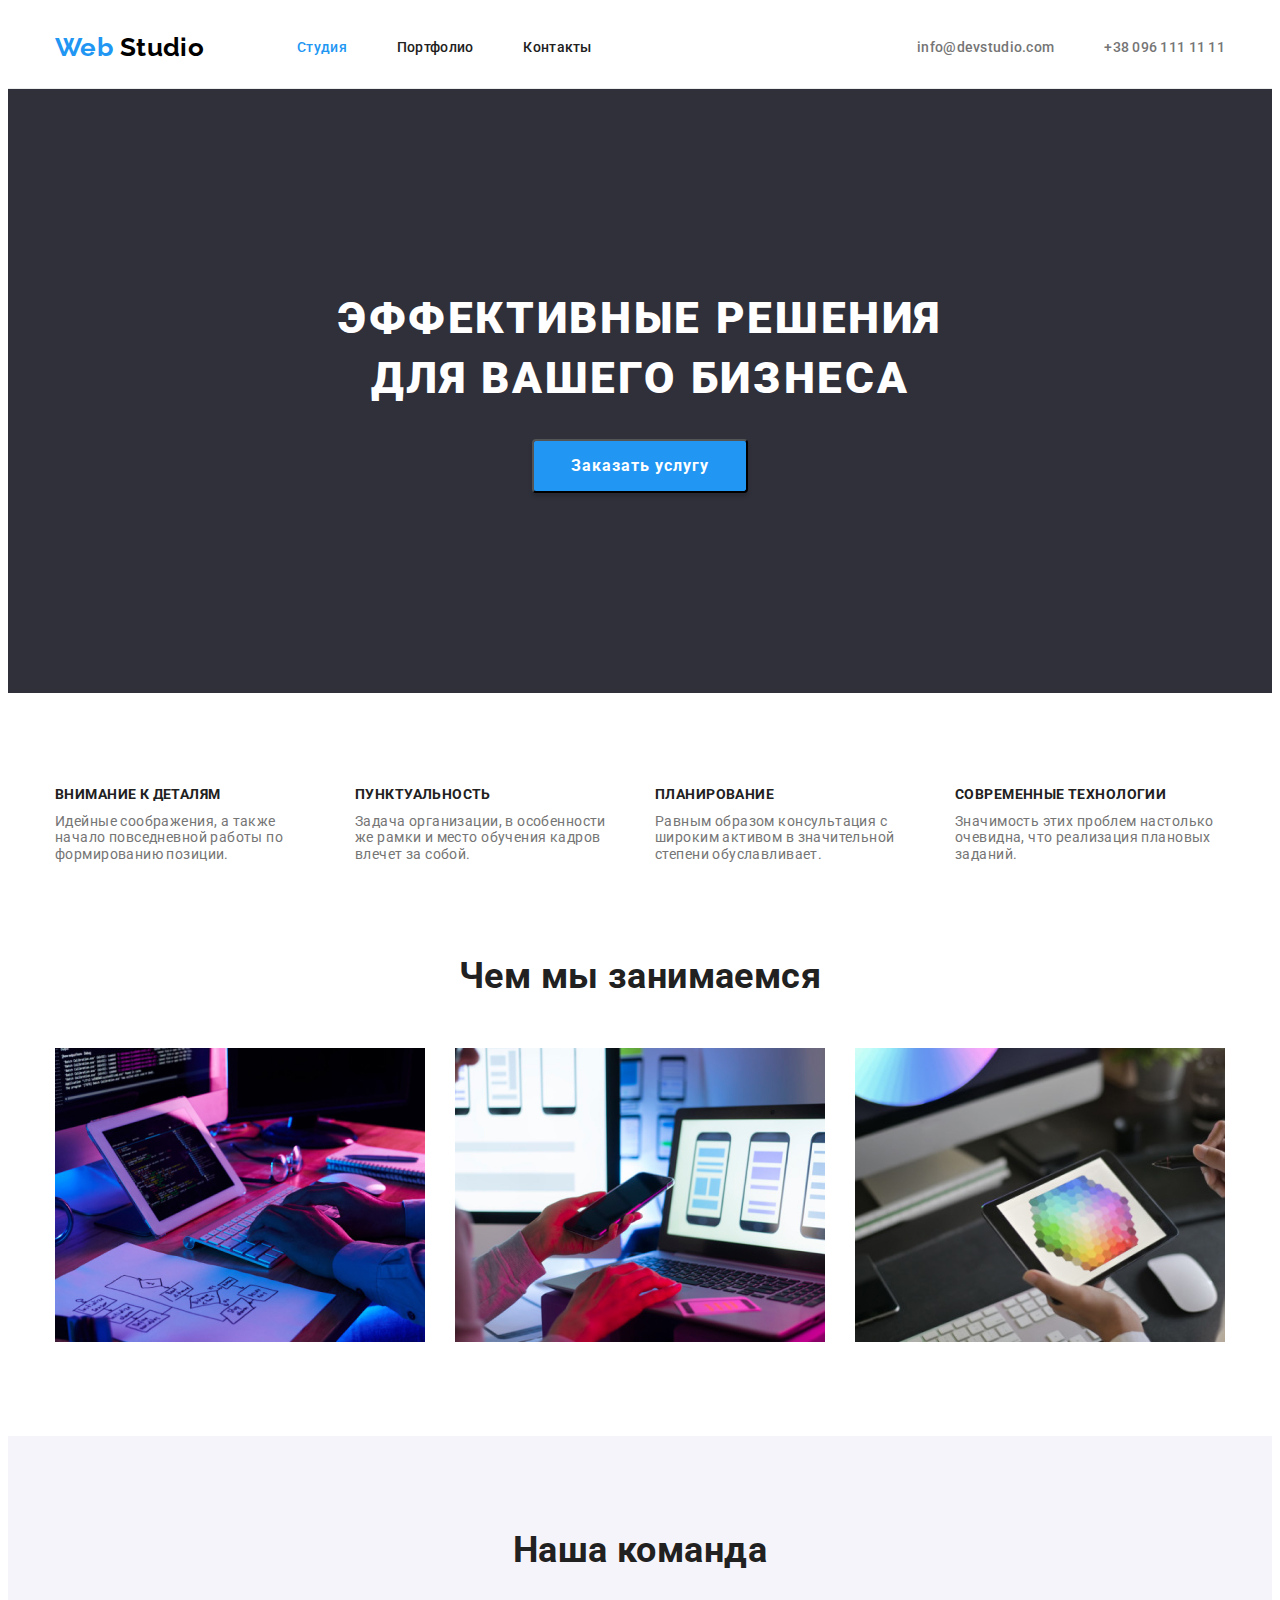
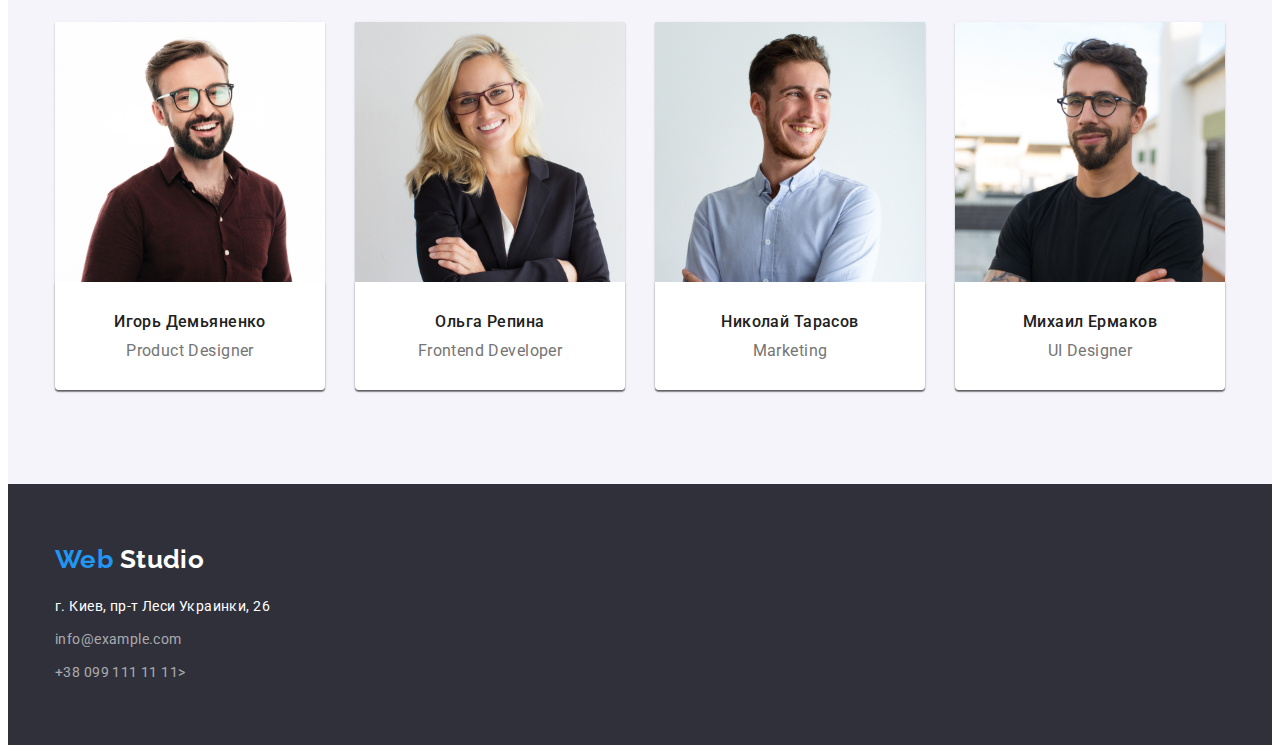
<file: index.html>
<!DOCTYPE html>
<html lang="ru">
<head>
    <meta charset="UTF-8">
    <meta http-equiv="X-UA-Compatible" content="IE=edge">
    <meta name="viewport" content="width=device-width, initial-scale=1.0">
    <link
      rel="stylesheet"
      href="https://cdnjs.cloudflare.com/ajax/libs/modern-normalize/1.1.0/modern-normalize.min.css"
      integrity="sha512-wpPYUAdjBVSE4KJnH1VR1HeZfpl1ub8YT/NKx4PuQ5NmX2tKuGu6U/JRp5y+Y8XG2tV+wKQpNHVUX03MfMFn9Q=="
      crossorigin="anonymous"
      referrerpolicy="no-referrer"
    />
    <link rel="stylesheet" href="./css/styles.css">
    <title>Студия</title>
</head>
<body>
</head>
<body>
    <header class="header-page">
    <div class="container main-nav">
        <nav class="site-nav">
            <a href="./index.html" class="logo">
                <span class="logo-word">Web</span> Studio
            </a>
            <ul class="site-nav list">
                <li class="item"><a href="./index.html" class="link current">Студия</a></li>
                <li class="item"><a href="./portfolio.html" class="link">Портфолио</a></li>
                <li class="item"><a href="" class="link">Контакты</a></li>
            </ul>
        </nav>
        <ul class="contact list">
            <li class="item"><a href="mailto:info@devstudio.com" class="link">info@devstudio.com</a></li>
            <li class="item"><a href="tel:+380961111111" class="link">+38 096 111 11 11</a></li>
        </ul>
    </div>
    </header>
    <main>
        <section class="hero">
        <div class="container">
            <h1 class="hero-title">Эффективные решения для вашего бизнеса</h1>
            <button type="button" class=" button button-primary">Заказать услугу</button> 
        </div>
        </section>
        <section class="section">
        <div class="container">
            <h2 style="display:none">Особенности</h2>
            <ul class="preferences list">
                <li class="item">
                    <h3 class="preferences-title">Внимание к деталям</h3>
                    <p class="preferences-text">Идейные соображения, а также начало повседневной работы по формированию позиции.</p>
                </li>
                <li class="item">
                    <h3 class="preferences-title">Пунктуальность</h3>
                    <p class="preferences-text">Задача организации, в особенности же рамки и место обучения кадров влечет за собой.</p>
                </li>
                <li class="item">
                    <h3 class="preferences-title">Планирование</h3>
                    <p class="preferences-text">Равным образом консультация с широким активом в значительной степени обуславливает.</p>
                </li>
                <li class="item">
                    <h3 class="preferences-title">Современные технологии</h3>
                    <p class="preferences-text">Значимость этих проблем настолько очевидна, что реализация плановых заданий.</p>
                </li>
            </ul>
        </div>
        </section>
        <section class="section works">
        <div class="container">
            <h2 class="section-title">Чем мы занимаемся</h2>
            <ul class="works-images list">
                <li class="item"><img src="./images/toDo/clava.jpg" alt="Keyboard" class="work" width="370" height="294"></li>
                <li class="item"><img src="./images/toDo/phone.jpg" alt="Phone" class="work" width="370" height="294"></li>
                <li class="item"><img src="./images/toDo/rectangle.jpg" alt="Rectangle" class="work" width="370" height="294"></li>
            </ul>
        </div>
        </section>
        <section class="team section">
            <div class="container">
            <h2 class="section-title">Наша команда</h2>
            <ul class="team-list list">
                <li class="item">
                    <img src="./images/ourTeam/igor.jpg" alt="Игорь Демьяненко" width="270" height="260">
                    <div class="team-card">
                    <h3 class="team-member">Игорь Демьяненко</h3>
                    <p class="team-about" lang="en">Product Designer</p>
                    </div>
                </li>
                <li class="item">
                    <img src="./images/ourTeam/olga.jpg" alt="Ольга Репина"  width="270" height="260">
                    <div class="team-card">
                    <h3 class="team-member">Ольга Репина</h3>
                    <p class="team-about" lang="en">Frontend Developer</p>
                    </div>
                </li>
                <li class="item">
                    <img src="./images/ourTeam/nikolai.jpg" alt="Николай Тарасов" width="270" height="260">
                    <div class="team-card">
                    <h3 class="team-member">Николай Тарасов</h3>
                    <p class="team-about" lang="en">Marketing</p>
                    </div>
                </li>
                <li class="item">
                    <img src="./images/ourTeam/mikhail.jpg" alt="Михаил Ермаков" width="270" height="260">
                    <div class="team-card">
                    <h3 class="team-member">Михаил Ермаков</h3>
                    <p class="team-about" lang="en">UI Designer</p>
                    </div>
                </li>
            </ul>
            </div>
        </section>
    </main>
    <footer  class="footer page-footer">
        <div class="container">
        <a href="./index.html" class="logo">
            <span class="logo-word">Web</span> Studio
        </a>
        <address class="address-list">
        <ul class="list">
            <li class="adress-item"> <a href="https://goo.gl/maps/piqngm7oDQpEDh6u6" class="address" target="_blank" rel="noopener nofollow noreferrer"> г. Киев, пр-т Леси Украинки, 26</a> </li>
            <li class="adress-item"> <a href="mailto:info@example.com" class="mail">info@example.com</a> </li>
            <li class="adress-item"> <a href="tel:+380991111111" class="tel">+38 099 111 11 11></a></li>
        </ul>
        </address>
        </div>
    </footer>
</body>
</html>
</file>
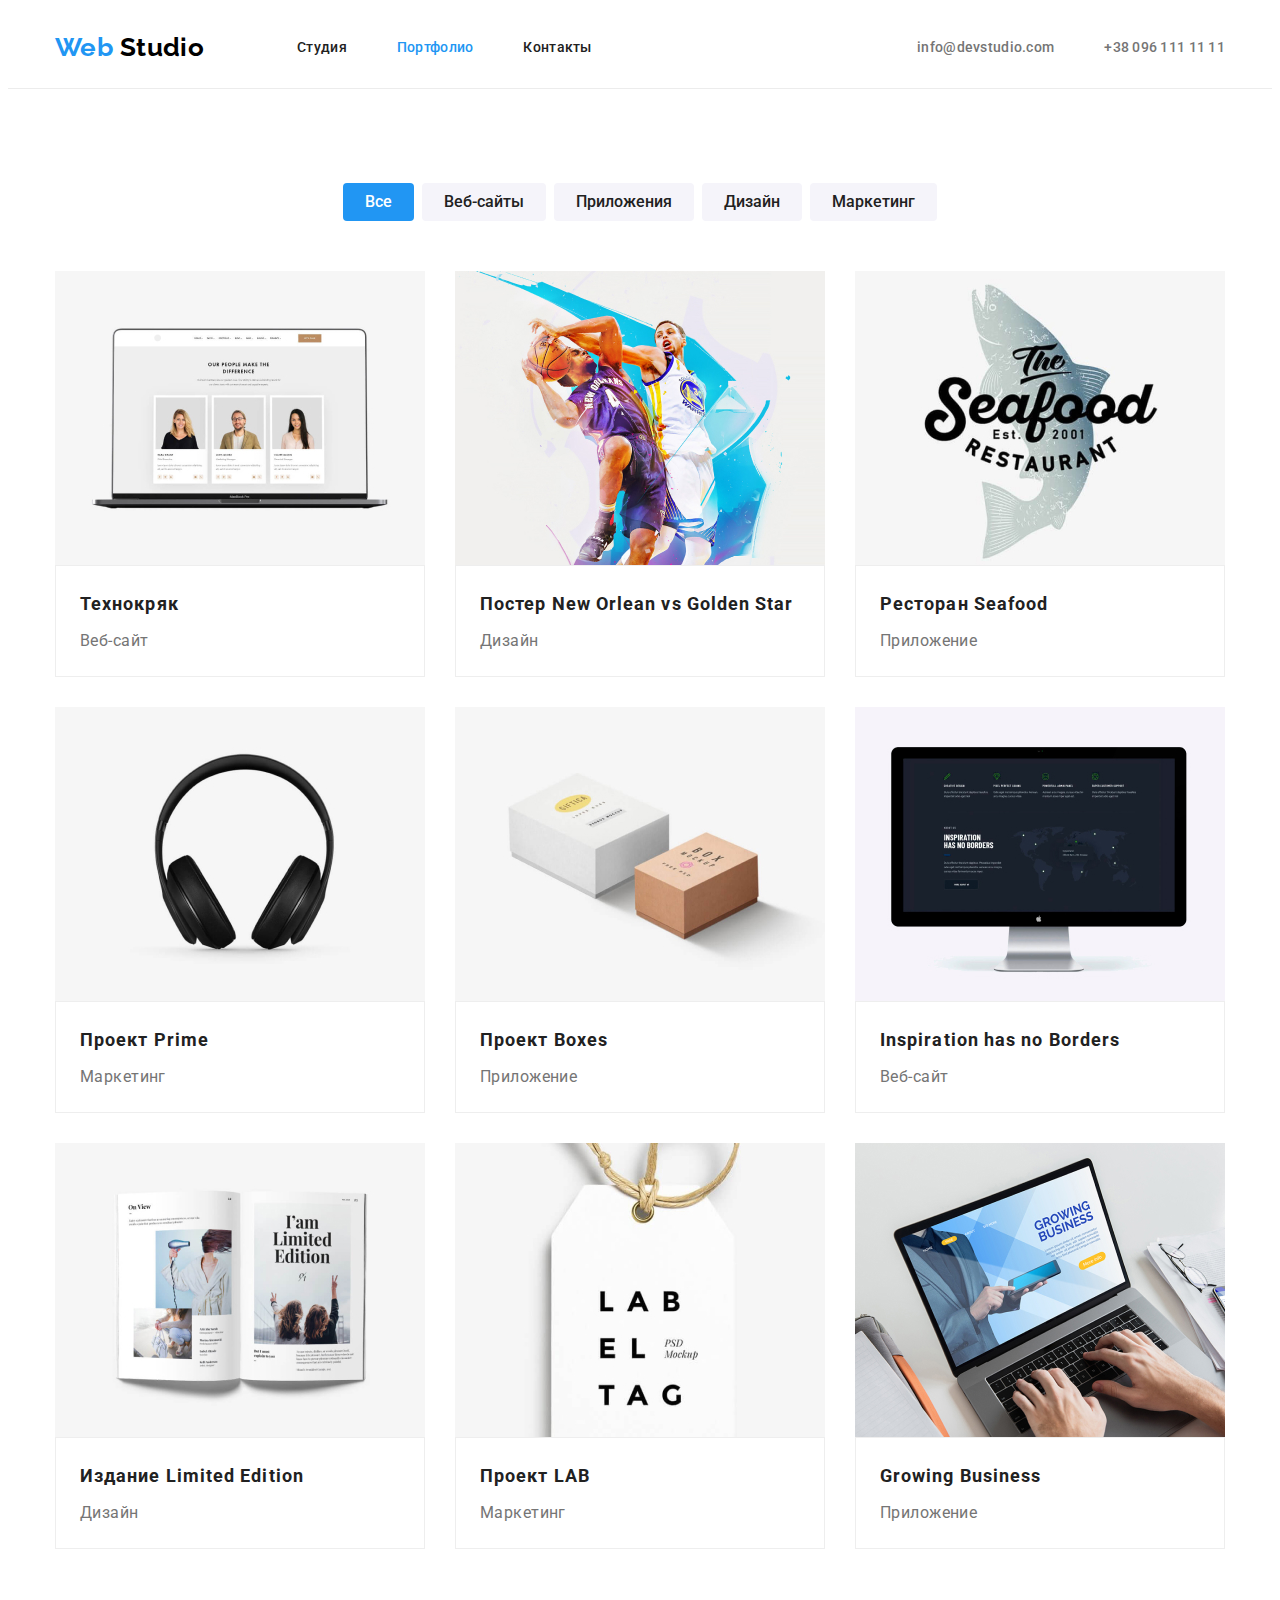
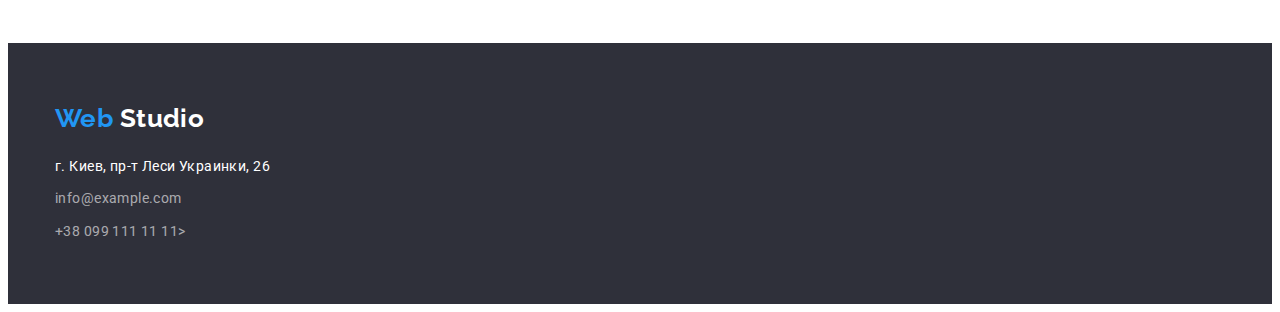
<file: portfolio.html>
<!DOCTYPE html>
<html lang="ru">

<head>
    <meta charset="UTF-8">
    <meta http-equiv="X-UA-Compatible" content="IE=edge">
    <meta name="viewport" content="width=device-width, initial-scale=1.0">
    <link
      rel="stylesheet"
      href="https://cdnjs.cloudflare.com/ajax/libs/modern-normalize/1.1.0/modern-normalize.min.css"
      integrity="sha512-wpPYUAdjBVSE4KJnH1VR1HeZfpl1ub8YT/NKx4PuQ5NmX2tKuGu6U/JRp5y+Y8XG2tV+wKQpNHVUX03MfMFn9Q=="
      crossorigin="anonymous"
      referrerpolicy="no-referrer"
    />
    <link rel="stylesheet" href="./css/styles.css">
    <title>Студия</title>
</head>

<body>
    <header class="header-page">
        <div class="container main-nav">
            <nav class="site-nav">
                <a href="./index.html" class="logo">
                    <span class="logo-word">Web</span> Studio
                </a>
                <ul class="site-nav list">
                    <li class="item"><a href="./index.html" class="link">Студия</a></li>
                    <li class="item"><a href="./portfolio.html" class="link current">Портфолио</a></li>
                    <li class="item"><a href="" class="link">Контакты</a></li>
                </ul>
            </nav>
            <ul class="contact list">
                <li class="item"><a href="mailto:info@devstudio.com" class="link">info@devstudio.com</a></li>
                <li class="item"><a href="tel:+380961111111" class="link">+38 096 111 11 11</a></li>
            </ul>
        </div>
        </header>
    <main>
        <section class="section">
            <div class="container">
        <h1 style="display:none">Портфолио</h1>
            <ul class="list button-list">
                <li class="item"><button type="button" class="button button-secondary active">Все</button></li>
                <li class="item"><button type="button" class="button button-secondary">Веб-сайты</button></li>
                <li class="item"><button type="button" class="button button-secondary">Приложения</button></li>
                <li class="item"><button type="button" class="button button-secondary">Дизайн</button></li>
                <li class="item"><button type="button" class="button button-secondary">Маркетинг</button></li>
            </ul>

        <ul class="portfolio-list list">
            <li class="item">
                <a href="" class="portfolio-item">
                    <img src="./images/portfolioImages/ourExperts.jpg" alt="Our Experts" width="370" height="294">
                </a>
                <div class="img-description">
                    <h2 class="portfolio-title">Технокряк</h2> 
                    <p class="portfolio-description">Веб-сайт</p>
                </div>
                </li>
            <li class="item">
                <a href="" class="portfolio-item">
                    <img src="./images/portfolioImages/basketball.jpg" alt="Poster" width="370" height="294">
                    </a>
                    <div class="img-description">
                    <h2 class="portfolio-title">Постер <span lang="en">New Orlean vs Golden Star</span></h2>
            <p class="portfolio-description">Дизайн</p>
        </div>
        </li>

            <li class="item">
                <a href="" class="portfolio-item">
                    <img src="./images/portfolioImages/shark.jpg" alt="Seafood" width="370" height="294">
                    </a>
                    <div class="img-description">
                    <h2 class="portfolio-title">Ресторан <span lang="en">Seafood</span></h2>
            <p class="portfolio-description">Приложение</p>
        </div>
        </li>

            <li class="item">
                <a href="" class="portfolio-item">
                    <img src="./images/portfolioImages/headphones.jpg" alt="Prime" width="370" height="294">
                    </a>
                    <div class="img-description">
                    <h2 class="portfolio-title">Проект <span lang="en">Prime</span></h2>
            <p class="portfolio-description">Маркетинг</p>
        </div>
        </li>

            <li class="item">
                <a href="" class="portfolio-item">
                    <img src="./images/portfolioImages/boxes.jpg" alt="Boxes" width="370" height="294">
                    </a>
                    <div class="img-description">
                    <h2 class="portfolio-title">Проект <span lang="en">Boxes</span></h2>
            <p class="portfolio-description">Приложение</p>
        </div>
        </li>

            <li class="item">
                <a href="" class="portfolio-item">
                    <img src="./images/portfolioImages/monitor.jpg" alt="Monitor" width="370" height="294">
                    </a>
                    <div class="img-description">
                    <h2 class="portfolio-title" lang="en">Inspiration has no Borders</h2>
            <p class="portfolio-description">Веб-сайт</p>
        </div>
        </li>

            <li class="item">
                <a href="" class="portfolio-item">
                    <img src="./images/portfolioImages/book.jpg" alt="Book" width="370" height="294">
                    </a>
                    <div class="img-description">
                    <h2 class="portfolio-title">Издание <span lang="en">Limited Edition</span></h2>
            <p class="portfolio-description">Дизайн</p>
        </div>
        </li>

            <li class="item">
                <a href="" class="portfolio-item">
                    <img src="./images/portfolioImages/labeltag.jpg" alt="LAB" width="370" height="294">
                    </a>
                    <div class="img-description">
                    <h2 class="portfolio-title">Проект <span lang="en">LAB</span></h2>
            <p class="portfolio-description">Маркетинг</p>
        </div>
        </li>

            <li class="item">
                <a href="" class="portfolio-item">
                    <img src="./images/portfolioImages/laptop.jpg" alt="Laptop" width="370" height="294">
                    </a>
                    <div class="img-description">
                    <h2 class="portfolio-title" lang="en">Growing Business</h2>
            <p class="portfolio-description">Приложение</p>
        </div>
        </li>

        </ul>
        </div>
       </section>
        
    </main>

    <footer  class="footer page-footer">
        <div class="container">
        <a href="./index.html" class="logo">
            <span class="logo-word">Web</span> Studio
        </a>
        <address class="address-list">
        <ul class="list">
            <li class="adress-item"> <a href="https://goo.gl/maps/piqngm7oDQpEDh6u6" class="address" target="_blank" rel="noopener nofollow noreferrer"> г. Киев, пр-т Леси Украинки, 26</a> </li>
            <li class="adress-item"> <a href="mailto:info@example.com" class="mail">info@example.com</a> </li>
            <li class="adress-item"> <a href="tel:+380991111111" class="tel">+38 099 111 11 11></a></li>
        </ul>
        </address>
        </div>
    </footer>
</body>

</html>
</file>
<file: css/styles.css>
@import url('https://fonts.googleapis.com/css2?family=Raleway:wght@400;500;700;900&family=Roboto:wght@400;500;700;900&display=swap');
html {
	box-sizing: border-box;
}
*,
*::after,
*::before {
	box-sizing: inherit;
}
/* Стили для обнуления верхних отступов у элементов */
h1,
h2,
h3,
h4,
h5,
h6,
p {
	margin-top: 0;
}
/* Класс для обнуления базовых свойств у списков (ul) */
ul {
	list-style: none;
	padding-left: 0;
	margin: 0;
}
/* Класс для обнуления базовых свойств у ссылок */
a {
	text-decoration: none;
	color: inherit;
}
/* Свойства для корректного отображения картинок */
img {
	display: block;
	max-width: 100%;
	height: auto;
}
/* Свойства для обнуления курсива у address */
address {
	font-style: normal;
}



:root {
  --title-text-color: #212121;
  --primary-text-color: #757575;
  --accent-color: #2196F3;
  --button-white-color: #FFFFFF;
  --background-color: #F5F4FA;
  --background-section: #2F303A;
 }
 
 body {
     color: var(--primary-text-color);
     font-family: 'Roboto', sans-serif;
     letter-spacing: 0.03em;
     font-size: 14px;
     line-height: 1.71;
 }
 
 .list{
     list-style: none;
 }

 .container{
    width: 1200px;
    padding: 0 15px;
    margin: 0 auto;
 }

 .section{
    padding-top: 94px;
    padding-bottom: 94px ;
 }

 .header-page{
    padding: 24px 0 25px 0;
    border-bottom: 1px solid #ECECEC;
    
 }

 .main-nav{
    display: flex;
    justify-content: space-between;
    align-items: center;
 }

 .site-nav{
    display: flex;
    align-items: center;

 }

 .site-nav .item:not(:last-child){
    margin-right: 50px;

 }

 .contact{
    display: flex;

 }

 .contact .item:not(:last-child){
    margin-right: 50px;
 }
 
 
 .logo{
     color: #000000;
     text-decoration: none;
     font-family: 'Raleway', sans-serif;
         font-weight: 700;
         font-size: 26px;
         line-height: 1.2;
 }

 .site-nav .logo{
    margin-right: 93px;
 }
 
 .logo .logo-word{
     color: #2196F3;
 }
 
 .site-nav .link{
     color: var(--title-text-color);
     text-decoration: none;
     font-weight: 500;
     line-height: 1.14;
     letter-spacing: 0.02em;
 }
 
 .site-nav .current{
     color: var(--accent-color);
 }
 
 .site-nav .link:hover,
 .site-nav .link:focus {
     color: var(--accent-color);
 }
 
 .contact .link{
     color: var(--primary-text-color);
     text-decoration: none;
     font-weight: 500;
     line-height: 1.14;
     letter-spacing: 0.02em;
 }
 .contact .link:hover,
 .contact .link:focus{
 color: var(--accent-color);
 }
 
 .hero{
 background-color: var(--background-section);
 text-align: center;
 padding: 200px 0;
 }
 
 .hero .hero-title {
     color: var(--button-white-color);
     font-weight: 900;
     font-size: 44px;    
     line-height: 1.36;    
     text-align: center;
     letter-spacing: 0.06em;
     text-transform: uppercase;
     display: block;
     width: 696px;
     text-align: center;
     margin-top: 0;
     margin-bottom: 30px;
     margin-right: auto;
     margin-left: auto;
 }
 
 .button {
     font-size: 16px;
     text-align: center;     
     cursor: pointer;
     font-family: inherit;
     border-radius: 4px;
 }
 
 .button-primary {
     color: var(--button-white-color);
     background-color: var(--accent-color);
     font-weight: 700;
     line-height: 1.88;
     letter-spacing: 0.06em;
     padding: 10px 32px;
     min-width: 216px;
     box-shadow: 0px 4px 4px rgba(0, 0, 0, 0.15);
 }
 
 .button-secondary {
     color: var(--title-text-color);
     background-color: var(--background-color);
     font-weight: 500;
     line-height: 1.62;
     padding: 6px 22px;
     border:transparent;
 }
 
 .button-primary:hover,
 .button-primary:focus{
     color: var(--title-text-color);
     background-color: var(--background-color);
 }
 .button-secondary:hover,
 .button-secondary:focus{
     color: var(--button-white-color);
     background-color: var(--accent-color);
 }
 
 .button.active{
     color: var(--button-white-color);
     background-color: var(--accent-color);
 }

 .preferences{
    display: flex;
 }

 .preferences .item{
    width: 270px;

 }

 .preferences .item:not(:last-child){
    margin-right: 30px;

 }
 
 
 .preferences .preferences-title{
     color: var(--title-text-color);
         font-size: 14px;
         line-height: 1.14;
         text-transform: uppercase;
         margin-top: 0;
         margin-bottom: 10px;
 }
 
 .preferences .preferences-text{
         line-height: 1.17;
         margin: 0;
 }

 .works{
    padding-top: 0;
 }


 .works-images{
    display: flex;

 }

 .works-images .item:not(:last-child){
    margin-right: 30px;
 }


 
 .section-title{
     color: var(--title-text-color);
         font-size: 36px;
         line-height: 1.16;
         text-align: center;
         margin-top: 0;
         margin-bottom: 50px;
 }
.team{
    background-color: #F5F4FA;

}

 .team-list{
    display: flex;
 }

 .team-list .item{
    background: #FFFFFF;
/* material shadow v1 */

    box-shadow: 0px 1px 3px rgba(0, 0, 0, 0.12), 0px 1px 1px rgba(0, 0, 0, 0.14), 0px 2px 1px rgba(0, 0, 0, 0.2);
    border-radius: 0px 0px 4px 4px;
    text-align: center;

 }
 
 .team .team-member{
     color: var(--title-text-color);
     font-weight: 500;
     font-size: 16px;
     line-height: 1.19;
     margin-bottom: 10px;
 }
 
 .team .team-about{
     font-size: 16px;
     line-height: 1.19;
     margin-bottom: 0;
 }

 .team-card{
    padding: 30px 10px;
    background: #FFFFFF;
/* material shadow v1 */

    box-shadow: 0px 1px 3px rgba(0, 0, 0, 0.12), 0px 1px 1px rgba(0, 0, 0, 0.14), 0px 2px 1px rgba(0, 0, 0, 0.2);
    border-radius: 0px 0px 4px 4px;

 }

 .team-list .item:not(:last-child){
    margin-right: 30px;
 }
 
 .address-list{
     background-color: var(--title-text-color);
 }
 
 .address-list .address{
     font-style: normal;
     color: var(--button-white-color);
     text-decoration: none;
     font-size: 14px;
     line-height: 1.71;
 }
 
 .address-list .mail:hover,
 .address-list .mail:focus,
 .address-list .tel:hover,
 .address-list .tel:focus{
     color: var(--accent-color);
 }
 
 .address-list .mail,
 .address-list .tel{
     font-style: normal;
     color: rgba(255, 255, 255, 0.6);
     text-decoration: none;
     font-size: 14px;
     line-height: 1.71;
 }

 .portfolio-list{
    display: flex;
    flex-wrap: wrap;
    margin: -15px;
 }

 .portfolio-list .item{
    margin : 15px;
 }
 
 
 .portfolio-item{
     text-decoration: none;
 
 }
 
 .portfolio-title{
     color: var(--title-text-color);
     font-size: 18px;
     line-height: 2;
     letter-spacing: 0.06em;
     margin-bottom: 4px;
 }

 .button-list{
    display: flex;
    justify-content: center;
    margin-bottom: 50px;
 }

 .img-description{
    border: 1px solid #EEEEEE;
    padding:20px 24px ;
 }

 .button-list .item:not(:last-child){
    margin-right: 8px;
 }
 
 .portfolio-description{
     font-size: 16px;
     line-height: 1.88;
     margin: 0;
 }
 
 .footer{
     background-color: var(--background-section);
     padding-top: 60px;
     padding-bottom: 60px;
 }
 .footer .logo{
     color: var(--button-white-color);
     display: block;
     margin-bottom: 20px;
 }

 .adress-item:not(:last-child){
    margin-bottom: 9px;
 }

 .address-list{
    background-color: var(--background-section);

 }
</file>
